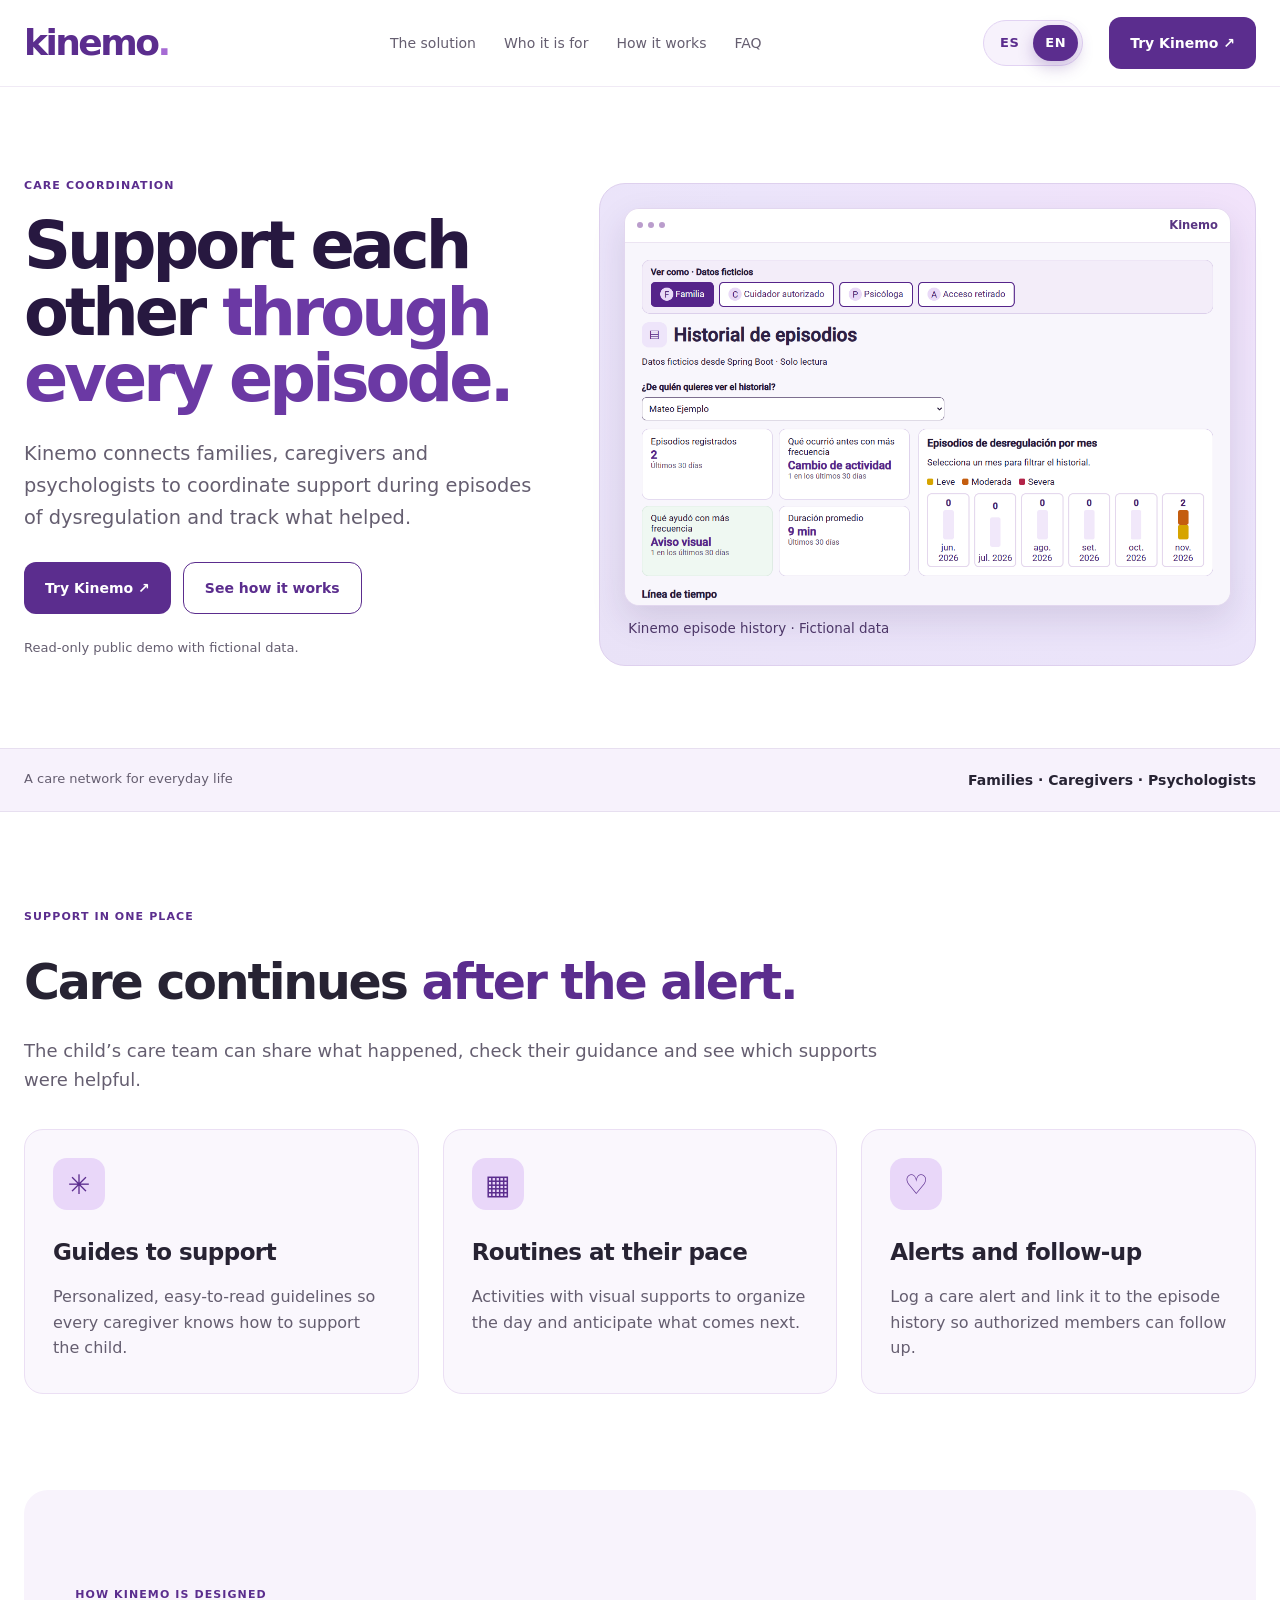
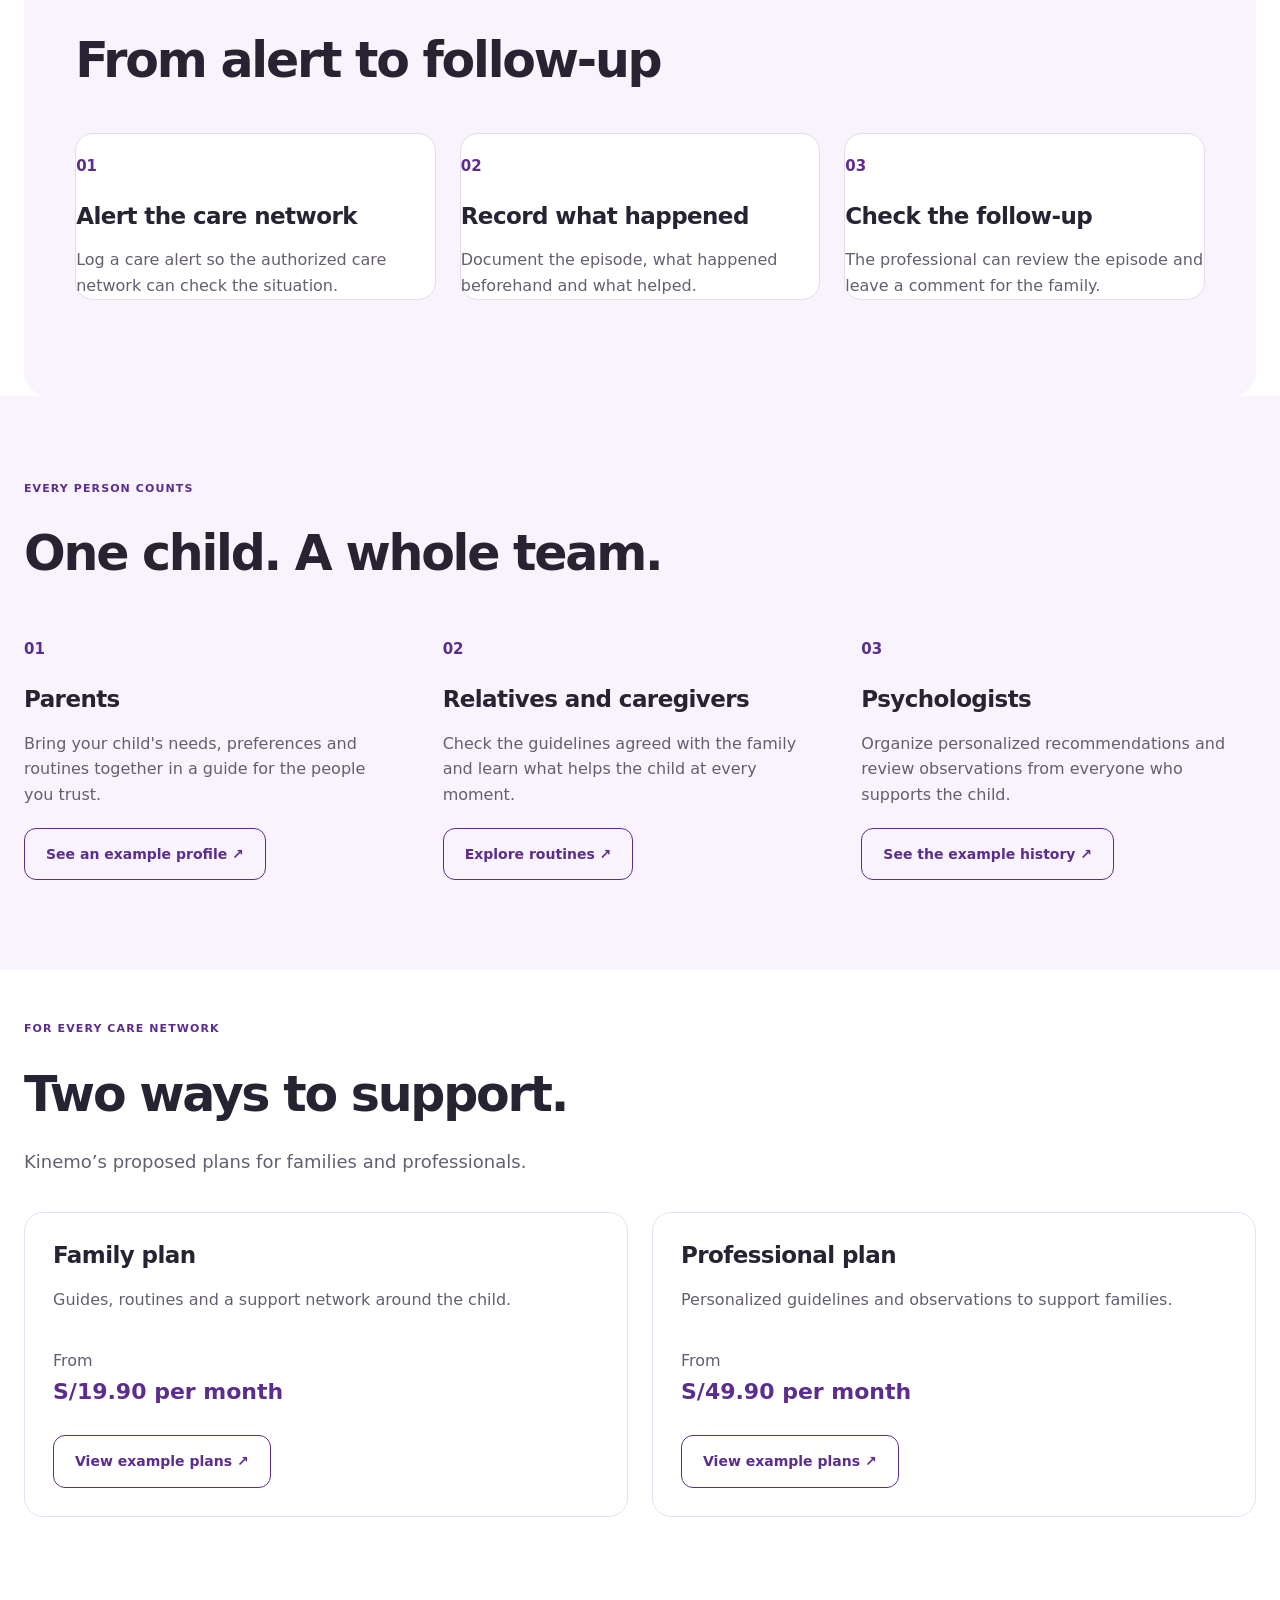
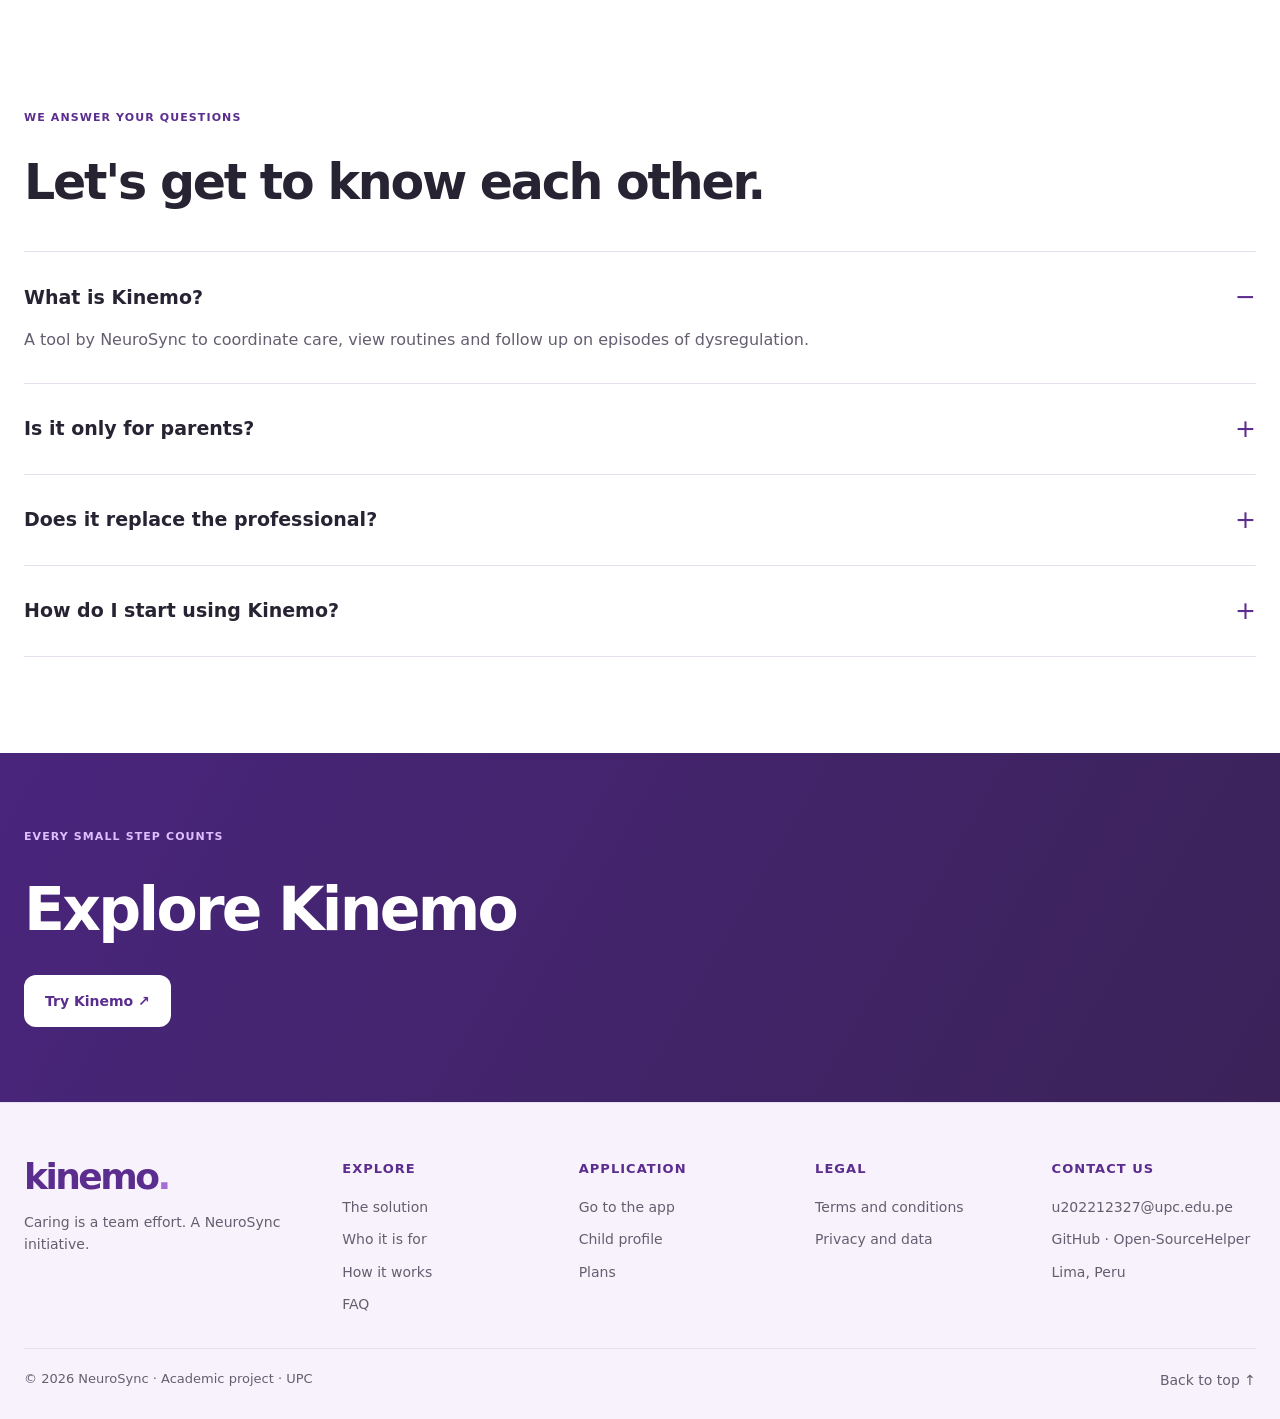
<file: index.html>
<!doctype html>
<html lang="es">
<head>
  <meta charset="UTF-8" />
  <meta name="viewport" content="width=device-width, initial-scale=1" />
  <meta name="theme-color" content="#5b2d8e" />
  <meta name="description" content="Kinemo ayuda a familias, cuidadores y psicólogos a coordinar el cuidado, registrar episodios de desregulación y consultar qué ayudó." />
  <meta name="keywords" content="Kinemo, NeuroSync, autismo, TEA, TDAH, síndrome de Down, rutinas visuales, guías de cuidado, psicólogos, cuidadores, red de cuidado" />
  <meta name="author" content="NeuroSync" />
  <title>Kinemo · Coordina el cuidado y el seguimiento</title>
  <link rel="stylesheet" href="styles.css" />
  <script src="translations.js" defer></script>
  <script src="i18n.js" defer></script>
  <script src="script.js" defer></script>
</head>
<body data-page="home">
  <a class="skip" href="#main-content" data-i18n="skip">Ir al contenido</a>
  <header class="header" id="home"><div class="wrap header-inner">
    <a href="#home" class="logo" aria-label="Kinemo, ir al inicio" data-i18n-aria="aria.home">kinemo<span>.</span></a>
    <button class="menu-toggle" type="button" aria-label="Abrir menú" data-i18n-aria="menu.open" aria-controls="main-nav" aria-expanded="false"><span></span><span></span><span></span></button>
    <nav class="nav" id="main-nav" aria-label="Navegación principal" data-i18n-aria="aria.mainNav"><a href="#solution" data-i18n="nav.solution">La solución</a><a href="#audience" data-i18n="nav.audience">Para quién</a><a href="#how-it-works" data-i18n="nav.howItWorks">Cómo funciona</a><a href="#faq" data-i18n="nav.faq">Preguntas</a><a class="nav-app" href="https://frontend-application-1.onrender.com/login?returnUrl=%2Fobservations" data-i18n="nav.app">Probar Kinemo ↗</a></nav>
    <div class="lang-switch" role="group" aria-label="Idioma" data-i18n-aria="lang.label"><button type="button" data-lang="es" aria-pressed="true" lang="es">ES</button><button type="button" data-lang="en" aria-pressed="false" lang="en">EN</button></div>
    <a class="btn btn-primary header-cta" href="https://frontend-application-1.onrender.com/login?returnUrl=%2Fobservations" data-i18n="cta.app">Probar Kinemo ↗</a>
  </div></header>
  <main id="main-content">
    <section class="hero wrap" aria-labelledby="hero-title"><div class="hero-copy">
      <p class="eyebrow" data-i18n="hero.eyebrow">COORDINACIÓN DEL CUIDADO</p>
      <h1 id="hero-title" data-i18n="hero.title">Acompañen juntos <em>cada episodio.</em></h1>
      <p class="lead" data-i18n="hero.lead">Kinemo reúne a familias, cuidadores y psicólogos para coordinar el apoyo durante episodios de desregulación y dar seguimiento a lo que ayudó.</p>
      <div class="hero-actions"><a class="btn btn-primary" href="https://frontend-application-1.onrender.com/login?returnUrl=%2Fobservations" data-i18n="hero.start">Probar Kinemo ↗</a><a class="btn btn-secondary" href="#how-it-works" data-i18n="hero.discover">Ver cómo funciona</a></div>
      <p class="small-note" data-i18n="hero.note">Demo pública con datos ficticios y de solo lectura.</p>
    </div><figure class="hero-visual product-preview" data-i18n-aria="aria.visual" aria-label="Captura del historial de episodios de Kinemo">
      <div class="preview-frame">
        <div class="preview-chrome" aria-hidden="true"><span></span><span></span><span></span><b>Kinemo</b></div>
        <img src="historial-kinemo.png" alt="" width="1152" height="690" fetchpriority="high" />
      </div>
      <figcaption data-i18n="preview.caption">Historial de episodios de Kinemo · Datos ficticios</figcaption>
    </figure></section>
    <div class="stripe"><div class="wrap stripe-inner"><span data-i18n="stripe.text">Una red de cuidado para el día a día</span><strong data-i18n="stripe.conditions">Familias · Cuidadores · Psicólogos</strong></div></div>
    <section class="section wrap" id="solution" aria-labelledby="solution-title"><p class="eyebrow" data-i18n="solution.eyebrow">EL APOYO, EN UN SOLO LUGAR</p><h2 id="solution-title" data-i18n="solution.title">El cuidado continúa <span>después de la alerta.</span></h2><p class="section-intro" data-i18n="solution.intro">Quienes acompañan al niño pueden compartir qué pasó, consultar las pautas y reconocer qué apoyos le resultaron útiles.</p><div class="cards three">
      <article class="feature card"><div class="icon-card">✳</div><h3 data-i18n="solution.guides.title">Guías para acompañar</h3><p data-i18n="solution.guides.text">Pautas personalizadas y fáciles de consultar para que cada cuidador conozca cómo apoyar al niño.</p></article>
      <article class="feature card"><div class="icon-card">▦</div><h3 data-i18n="solution.routines.title">Rutinas a su ritmo</h3><p data-i18n="solution.routines.text">Actividades con apoyos visuales para organizar el día y anticipar lo que viene.</p></article>
      <article class="feature card"><div class="icon-card">♡</div><h3 data-i18n="solution.network.title">Alertas y seguimiento</h3><p data-i18n="solution.network.text">Registra una alerta de cuidado y vincula lo ocurrido al historial para que la red autorizada pueda darle seguimiento.</p></article>
    </div></section>
    <section class="section wrap" id="how-it-works"><p class="eyebrow" data-i18n="how.eyebrow">ASÍ ESTÁ PENSADO KINEMO</p><h2 data-i18n="how.title">De la alerta al seguimiento</h2><div class="cards three steps"><article><span class="number">01</span><h3 data-i18n="how.step1.title">Avisa a la red de cuidado</h3><p data-i18n="how.step1.text">Registra una alerta de cuidado para que la red autorizada pueda consultar la situación.</p></article><article><span class="number">02</span><h3 data-i18n="how.step2.title">Registra lo ocurrido</h3><p data-i18n="how.step2.text">Documenta el episodio, qué pasó antes y qué apoyos ayudaron.</p></article><article><span class="number">03</span><h3 data-i18n="how.step3.title">Consulta el seguimiento</h3><p data-i18n="how.step3.text">El profesional puede revisar el episodio y dejar un comentario para la familia.</p></article></div></section>
    <section class="people-section" id="audience"><div class="wrap"><p class="eyebrow" data-i18n="audience.eyebrow">CADA PERSONA CUENTA</p><h2 data-i18n="audience.title">Un niño. Todo un equipo.</h2><div class="cards three profiles">
      <article><span class="number">01</span><h3 data-i18n="audience.parents.title">Padres y madres</h3><p data-i18n="audience.parents.text">Reúne las necesidades, preferencias y rutinas de tu hijo en una guía para las personas de tu confianza.</p><a class="btn btn-secondary segment-cta" href="https://frontend-application-1.onrender.com/login?returnUrl=%2Fchild-profile" data-i18n="audience.parents.cta">Ver un perfil de ejemplo ↗</a></article>
      <article><span class="number">02</span><h3 data-i18n="audience.caregivers.title">Familiares y cuidadores</h3><p data-i18n="audience.caregivers.text">Consulta las pautas acordadas con la familia y conoce lo que ayuda al niño en cada momento.</p><a class="btn btn-secondary segment-cta" href="https://frontend-application-1.onrender.com/login?returnUrl=%2Fclinical-guidance-routine-management%2Froutines" data-i18n="audience.caregivers.cta">Explorar rutinas ↗</a></article>
      <article><span class="number">03</span><h3 data-i18n="audience.psychologists.title">Psicólogos</h3><p data-i18n="audience.psychologists.text">Organiza recomendaciones personalizadas y conoce las observaciones de quienes acompañan al niño.</p><a class="btn btn-secondary segment-cta" href="https://frontend-application-1.onrender.com/login?returnUrl=%2Fobservations" data-i18n="audience.psychologists.cta">Ver el historial de ejemplo ↗</a></article>
    </div></div></section>
    <section class="section wrap plans" id="plans"><p class="eyebrow" data-i18n="plans.eyebrow">PARA CADA RED DE CUIDADO</p><h2 data-i18n="plans.title">Dos formas de acompañar.</h2><p class="section-intro" data-i18n="plans.intro">Propuesta comercial de Kinemo para familias y profesionales.</p><div class="cards two">
      <article class="plan card"><h3 data-i18n="plans.family.title">Plan familiar</h3><p data-i18n="plans.family.text">Guías, rutinas y una red de apoyo alrededor del niño.</p><p class="price" data-i18n="plans.family.price">Desde <strong>S/19.90 al mes</strong></p><a class="btn btn-secondary" href="https://frontend-application-1.onrender.com/login?returnUrl=%2Fsubscription-payment%2Fplans" data-i18n="plans.family.cta">Ver planes de ejemplo ↗</a></article>
      <article class="plan card"><h3 data-i18n="plans.professional.title">Plan profesional</h3><p data-i18n="plans.professional.text">Pautas personalizadas y observaciones para acompañar a las familias.</p><p class="price" data-i18n="plans.professional.price">Desde <strong>S/49.90 al mes</strong></p><a class="btn btn-secondary" href="https://frontend-application-1.onrender.com/login?returnUrl=%2Fsubscription-payment%2Fplans" data-i18n="plans.professional.cta">Ver planes de ejemplo ↗</a></article>
    </div></section>
    <section class="section wrap faq" id="faq"><p class="eyebrow" data-i18n="faq.eyebrow">RESOLVEMOS TUS DUDAS</p><h2 data-i18n="faq.title">Conozcámonos un poco más.</h2><div class="faq-list">
      <details open><summary data-i18n="faq.q1">¿Qué es Kinemo?</summary><p data-i18n="faq.a1">Una herramienta de NeuroSync para coordinar el cuidado, consultar rutinas y dar seguimiento a episodios de desregulación.</p></details>
      <details><summary data-i18n="faq.q2">¿Solo pueden usarlo los padres?</summary><p data-i18n="faq.a2">También está pensado para abuelos, tíos, cuidadores y psicólogos autorizados por la familia.</p></details>
      <details><summary data-i18n="faq.q3">¿Reemplaza al profesional?</summary><p data-i18n="faq.a3">No. Ayuda a organizar y compartir las pautas personalizadas del profesional que acompaña al niño.</p></details>
      <details><summary data-i18n="faq.q4">¿Cómo empiezo a usar Kinemo?</summary><p data-i18n="faq.a4">Abre la <a href="https://frontend-application-1.onrender.com/login?returnUrl=%2Fobservations">aplicación web</a> y pulsa «Entrar a la demo» para explorar un historial de ejemplo.</p></details>
    </div></section>
    <section class="closing"><div class="wrap"><p class="eyebrow" data-i18n="closing.eyebrow">CADA PEQUEÑO PASO CUENTA</p><h2 data-i18n="closing.title">Conoce Kinemo por dentro</h2><a class="btn btn-white" href="https://frontend-application-1.onrender.com/login?returnUrl=%2Fobservations" data-i18n="closing.cta">Probar Kinemo ↗</a></div></section>
  </main>
  <footer class="site-footer">
    <div class="wrap footer">
      <div class="footer-brand"><a class="logo" href="#home">kinemo<span>.</span></a><p data-i18n="footer.tagline">Cuidar es un trabajo en equipo. Una iniciativa de NeuroSync.</p></div>
      <nav class="footer-column" aria-label="Secciones" data-i18n-aria="aria.sections"><h3 data-i18n="footer.explore">Explora</h3><a href="#solution" data-i18n="nav.solution">La solución</a><a href="#audience" data-i18n="nav.audience">Para quién</a><a href="#how-it-works" data-i18n="nav.howItWorks">Cómo funciona</a><a href="#faq" data-i18n="nav.faq">Preguntas</a></nav>
      <nav class="footer-column" aria-label="Aplicación" data-i18n-aria="aria.application"><h3 data-i18n="footer.application">Aplicación</h3><a href="https://frontend-application-1.onrender.com/login?returnUrl=%2Fobservations" data-i18n="footer.app">Ir a la aplicación</a><a href="https://frontend-application-1.onrender.com/login?returnUrl=%2Fchild-profile" data-i18n="footer.childProfile">Perfil del niño</a><a href="https://frontend-application-1.onrender.com/login?returnUrl=%2Fsubscription-payment%2Fplans" data-i18n="footer.plans">Planes</a></nav>
      <nav class="footer-column" aria-label="Legal" data-i18n-aria="aria.legal"><h3 data-i18n="footer.legal">Legal</h3><a href="terms.html" data-i18n="footer.terms">Términos y condiciones</a><a href="privacy.html" data-i18n="footer.privacy">Privacidad y datos</a></nav>
      <div class="footer-column" id="contact"><h3 data-i18n="footer.contact">Contáctanos</h3><a href="mailto:u202212327@upc.edu.pe">u202212327@upc.edu.pe</a><a href="https://github.com/Open-SourceHelper" target="_blank" rel="noopener">GitHub · Open-SourceHelper</a><p data-i18n="footer.location">Lima, Perú</p></div>
    </div>
    <div class="wrap footer-bottom"><p data-i18n="footer.copyright">© 2026 NeuroSync · Proyecto académico · UPC</p><a href="#home" class="back-top" data-i18n="footer.backTop">Volver arriba ↑</a></div>
  </footer>
</body></html>
</file>
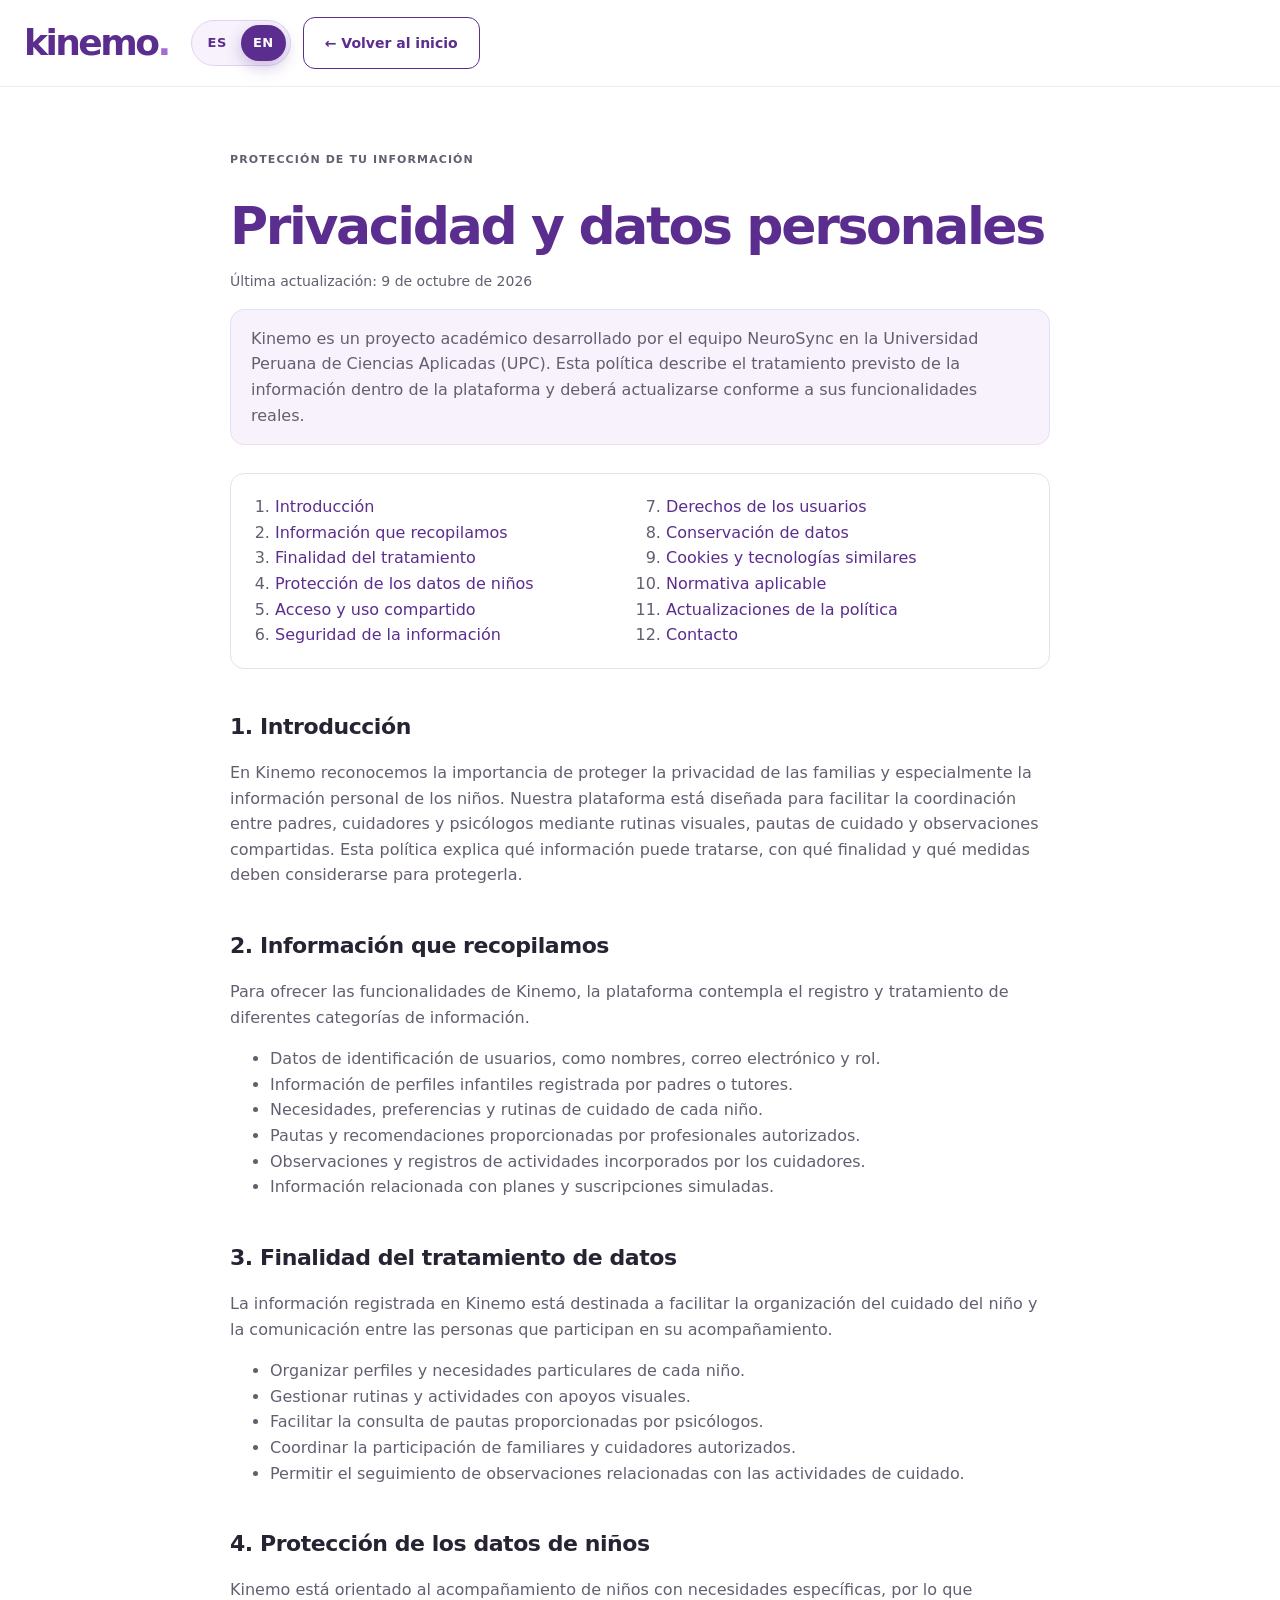
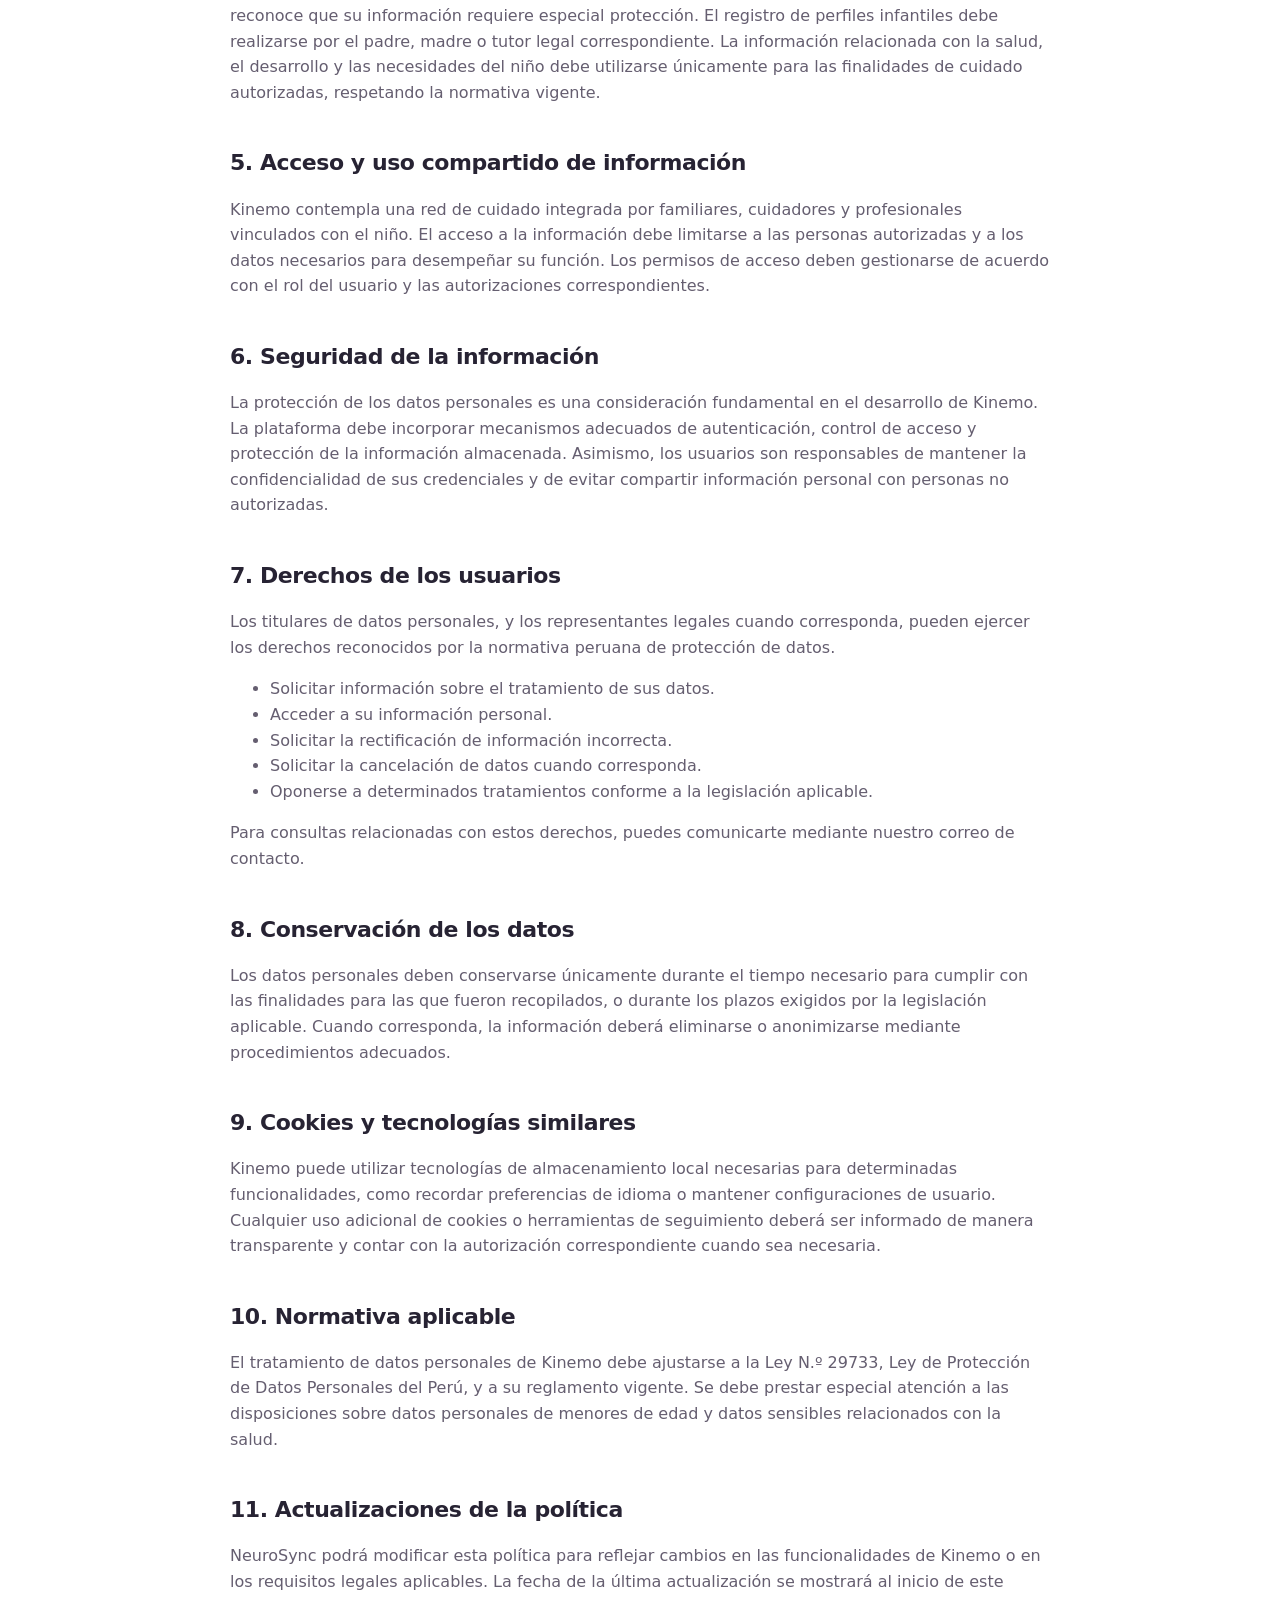
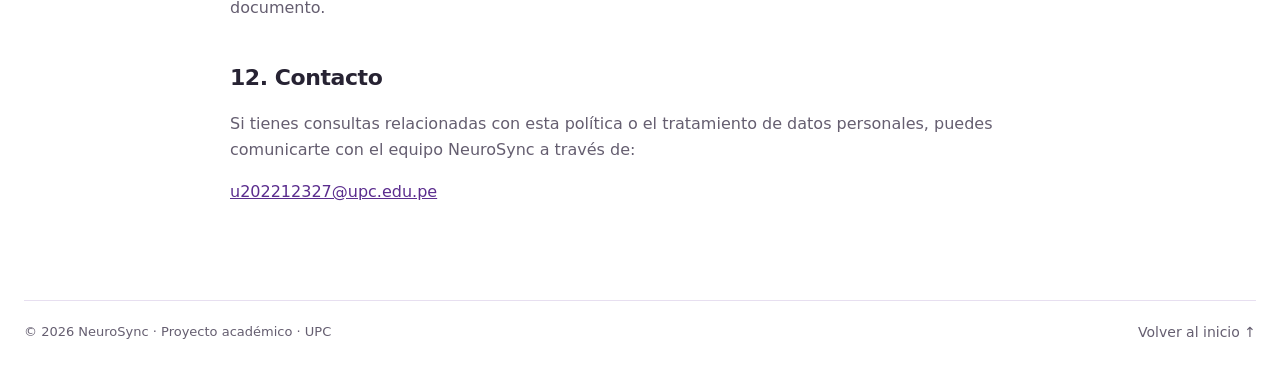
<file: privacy.html>
<!doctype html>
<html lang="es">
<head>
    <meta charset="UTF-8" />
    <meta name="viewport" content="width=device-width, initial-scale=1" />
    <meta name="theme-color" content="#5b2d8e" />
    <meta name="description" content="Conoce cómo Kinemo, una iniciativa de NeuroSync, promueve la privacidad y protección de los datos personales de niños, familias, cuidadores y profesionales." />
    <meta name="keywords" content="Kinemo, NeuroSync, privacidad, protección de datos, datos personales, seguridad, niños" />
    <meta name="author" content="NeuroSync" />
    <title>Privacidad y datos · Kinemo</title>

    <link rel="stylesheet" href="styles.css" />
    <script src="translations.js" defer></script>
    <script src="i18n.js" defer></script>
</head>

<body data-page="privacy">

<a class="skip" href="#main-content" data-i18n="skip">
    Ir al contenido
</a>

<header class="header">
    <div class="wrap header-inner">

        <a href="index.html"
           class="logo"
           aria-label="Kinemo, volver al inicio"
           data-i18n-aria="aria.backHome">
            kinemo<span>.</span>
        </a>

        <div class="header-actions">

            <div class="lang-switch"
                 role="group"
                 aria-label="Idioma"
                 data-i18n-aria="lang.label">

                <button type="button"
                        data-lang="es"
                        aria-pressed="true"
                        lang="es">ES</button>

                <button type="button"
                        data-lang="en"
                        aria-pressed="false"
                        lang="en">EN</button>

            </div>

            <a class="btn btn-secondary"
               href="index.html"
               data-i18n="privacy.back">
                ← Volver al inicio
            </a>

        </div>
    </div>
</header>

<main id="main-content" class="wrap legal">

    <p class="eyebrow" data-i18n="privacy.eyebrow">
        PROTECCIÓN DE TU INFORMACIÓN
    </p>

    <h1 data-i18n="privacy.title">
        Privacidad y datos personales
    </h1>

    <p class="legal-updated" data-i18n="privacy.updated">
        Última actualización: 9 de octubre de 2026
    </p>

    <p class="legal-note" data-i18n="privacy.note">
        Kinemo es un proyecto académico desarrollado por el equipo
        NeuroSync en la Universidad Peruana de Ciencias Aplicadas
        (UPC). Esta política describe el tratamiento previsto
        de la información dentro de la plataforma y deberá
        actualizarse conforme a sus funcionalidades reales.
    </p>

    <nav class="legal-toc"
         aria-label="Contenido del documento"
         data-i18n-aria="aria.toc">

        <ol>
            <li><a href="#introduction" data-i18n="privacy.toc.introduction">Introducción</a></li>
            <li><a href="#collected-data" data-i18n="privacy.toc.collectedData">Información que recopilamos</a></li>
            <li><a href="#data-purpose" data-i18n="privacy.toc.purpose">Finalidad del tratamiento</a></li>
            <li><a href="#child-protection" data-i18n="privacy.toc.childProtection">Protección de los datos de niños</a></li>
            <li><a href="#data-access" data-i18n="privacy.toc.access">Acceso y uso compartido</a></li>
            <li><a href="#security" data-i18n="privacy.toc.security">Seguridad de la información</a></li>
            <li><a href="#user-rights" data-i18n="privacy.toc.rights">Derechos de los usuarios</a></li>
            <li><a href="#data-retention" data-i18n="privacy.toc.retention">Conservación de datos</a></li>
            <li><a href="#cookies" data-i18n="privacy.toc.cookies">Cookies y tecnologías similares</a></li>
            <li><a href="#legislation" data-i18n="privacy.toc.legislation">Normativa aplicable</a></li>
            <li><a href="#policy-changes" data-i18n="privacy.toc.changes">Actualizaciones de la política</a></li>
            <li><a href="#contact" data-i18n="privacy.toc.contact">Contacto</a></li>
        </ol>

    </nav>

    <section id="introduction">
        <h2 data-i18n="privacy.introduction.title">
            1. Introducción
        </h2>

        <p data-i18n="privacy.introduction.text">
            En Kinemo reconocemos la importancia de proteger
            la privacidad de las familias y especialmente
            la información personal de los niños.

            Nuestra plataforma está diseñada para facilitar
            la coordinación entre padres, cuidadores y
            psicólogos mediante rutinas visuales, pautas
            de cuidado y observaciones compartidas.

            Esta política explica qué información puede
            tratarse, con qué finalidad y qué medidas
            deben considerarse para protegerla.
        </p>
    </section>

    <section id="collected-data">
        <h2 data-i18n="privacy.collectedData.title">
            2. Información que recopilamos
        </h2>

        <p data-i18n="privacy.collectedData.text">
            Para ofrecer las funcionalidades de Kinemo,
            la plataforma contempla el registro y
            tratamiento de diferentes categorías
            de información.
        </p>

        <ul>
            <li data-i18n="privacy.collectedData.item1">
                Datos de identificación de usuarios,
                como nombres, correo electrónico y rol.
            </li>

            <li data-i18n="privacy.collectedData.item2">
                Información de perfiles infantiles
                registrada por padres o tutores.
            </li>

            <li data-i18n="privacy.collectedData.item3">
                Necesidades, preferencias y rutinas
                de cuidado de cada niño.
            </li>

            <li data-i18n="privacy.collectedData.item4">
                Pautas y recomendaciones proporcionadas
                por profesionales autorizados.
            </li>

            <li data-i18n="privacy.collectedData.item5">
                Observaciones y registros de actividades
                incorporados por los cuidadores.
            </li>

            <li data-i18n="privacy.collectedData.item6">
                Información relacionada con planes
                y suscripciones simuladas.
            </li>
        </ul>
    </section>

    <section id="data-purpose">
        <h2 data-i18n="privacy.purpose.title">
            3. Finalidad del tratamiento de datos
        </h2>

        <p data-i18n="privacy.purpose.text">
            La información registrada en Kinemo está
            destinada a facilitar la organización
            del cuidado del niño y la comunicación
            entre las personas que participan
            en su acompañamiento.
        </p>

        <ul>
            <li data-i18n="privacy.purpose.item1">
                Organizar perfiles y necesidades
                particulares de cada niño.
            </li>

            <li data-i18n="privacy.purpose.item2">
                Gestionar rutinas y actividades
                con apoyos visuales.
            </li>

            <li data-i18n="privacy.purpose.item3">
                Facilitar la consulta de pautas
                proporcionadas por psicólogos.
            </li>

            <li data-i18n="privacy.purpose.item4">
                Coordinar la participación de
                familiares y cuidadores autorizados.
            </li>

            <li data-i18n="privacy.purpose.item5">
                Permitir el seguimiento de observaciones
                relacionadas con las actividades
                de cuidado.
            </li>
        </ul>
    </section>

    <section id="child-protection">
        <h2 data-i18n="privacy.childProtection.title">
            4. Protección de los datos de niños
        </h2>

        <p data-i18n="privacy.childProtection.text">
            Kinemo está orientado al acompañamiento
            de niños con necesidades específicas,
            por lo que reconoce que su información
            requiere especial protección.

            El registro de perfiles infantiles
            debe realizarse por el padre, madre
            o tutor legal correspondiente.

            La información relacionada con la salud,
            el desarrollo y las necesidades del niño
            debe utilizarse únicamente para
            las finalidades de cuidado autorizadas,
            respetando la normativa vigente.
        </p>
    </section>

    <section id="data-access">
        <h2 data-i18n="privacy.access.title">
            5. Acceso y uso compartido de información
        </h2>

        <p data-i18n="privacy.access.text">
            Kinemo contempla una red de cuidado
            integrada por familiares, cuidadores
            y profesionales vinculados con el niño.

            El acceso a la información debe
            limitarse a las personas autorizadas
            y a los datos necesarios para
            desempeñar su función.

            Los permisos de acceso deben
            gestionarse de acuerdo con el rol
            del usuario y las autorizaciones
            correspondientes.
        </p>
    </section>

    <section id="security">
        <h2 data-i18n="privacy.security.title">
            6. Seguridad de la información
        </h2>

        <p data-i18n="privacy.security.text">
            La protección de los datos personales
            es una consideración fundamental
            en el desarrollo de Kinemo.

            La plataforma debe incorporar
            mecanismos adecuados de autenticación,
            control de acceso y protección
            de la información almacenada.

            Asimismo, los usuarios son responsables
            de mantener la confidencialidad
            de sus credenciales y de evitar
            compartir información personal
            con personas no autorizadas.
        </p>
    </section>

    <section id="user-rights">
        <h2 data-i18n="privacy.rights.title">
            7. Derechos de los usuarios
        </h2>

        <p data-i18n="privacy.rights.text">
            Los titulares de datos personales,
            y los representantes legales cuando
            corresponda, pueden ejercer los
            derechos reconocidos por la normativa
            peruana de protección de datos.
        </p>

        <ul>
            <li data-i18n="privacy.rights.item1">
                Solicitar información sobre
                el tratamiento de sus datos.
            </li>

            <li data-i18n="privacy.rights.item2">
                Acceder a su información personal.
            </li>

            <li data-i18n="privacy.rights.item3">
                Solicitar la rectificación
                de información incorrecta.
            </li>

            <li data-i18n="privacy.rights.item4">
                Solicitar la cancelación
                de datos cuando corresponda.
            </li>

            <li data-i18n="privacy.rights.item5">
                Oponerse a determinados tratamientos
                conforme a la legislación aplicable.
            </li>
        </ul>

        <p data-i18n="privacy.rights.contact">
            Para consultas relacionadas con
            estos derechos, puedes comunicarte
            mediante nuestro correo de contacto.
        </p>
    </section>

    <section id="data-retention">
        <h2 data-i18n="privacy.retention.title">
            8. Conservación de los datos
        </h2>

        <p data-i18n="privacy.retention.text">
            Los datos personales deben conservarse
            únicamente durante el tiempo necesario
            para cumplir con las finalidades
            para las que fueron recopilados,
            o durante los plazos exigidos
            por la legislación aplicable.

            Cuando corresponda, la información
            deberá eliminarse o anonimizarse
            mediante procedimientos adecuados.
        </p>
    </section>

    <section id="cookies">
        <h2 data-i18n="privacy.cookies.title">
            9. Cookies y tecnologías similares
        </h2>

        <p data-i18n="privacy.cookies.text">
            Kinemo puede utilizar tecnologías
            de almacenamiento local necesarias
            para determinadas funcionalidades,
            como recordar preferencias de idioma
            o mantener configuraciones de usuario.

            Cualquier uso adicional de cookies
            o herramientas de seguimiento deberá
            ser informado de manera transparente
            y contar con la autorización
            correspondiente cuando sea necesaria.
        </p>
    </section>

    <section id="legislation">
        <h2 data-i18n="privacy.legislation.title">
            10. Normativa aplicable
        </h2>

        <p data-i18n="privacy.legislation.text">
            El tratamiento de datos personales
            de Kinemo debe ajustarse a la
            Ley N.º 29733, Ley de Protección
            de Datos Personales del Perú,
            y a su reglamento vigente.

            Se debe prestar especial atención
            a las disposiciones sobre datos
            personales de menores de edad
            y datos sensibles relacionados
            con la salud.
        </p>
    </section>

    <section id="policy-changes">
        <h2 data-i18n="privacy.changes.title">
            11. Actualizaciones de la política
        </h2>

        <p data-i18n="privacy.changes.text">
            NeuroSync podrá modificar esta
            política para reflejar cambios
            en las funcionalidades de Kinemo
            o en los requisitos legales aplicables.

            La fecha de la última actualización
            se mostrará al inicio
            de este documento.
        </p>
    </section>

    <section id="contact">
        <h2 data-i18n="privacy.contact.title">
            12. Contacto
        </h2>

        <p data-i18n="privacy.contact.text">
            Si tienes consultas relacionadas
            con esta política o el tratamiento
            de datos personales, puedes
            comunicarte con el equipo
            NeuroSync a través de:
        </p>

        <p>
            <a href="mailto:u202212327@upc.edu.pe">
                u202212327@upc.edu.pe
            </a>
        </p>
    </section>

</main>

<footer class="footer-bottom wrap">

    <p data-i18n="privacy.copyright">
        © 2026 NeuroSync · Proyecto académico · UPC
    </p>

    <a href="index.html"
       class="back-top"
       data-i18n="privacy.backHome">
        Volver al inicio ↑
    </a>

</footer>

</body>
</html>
</file>
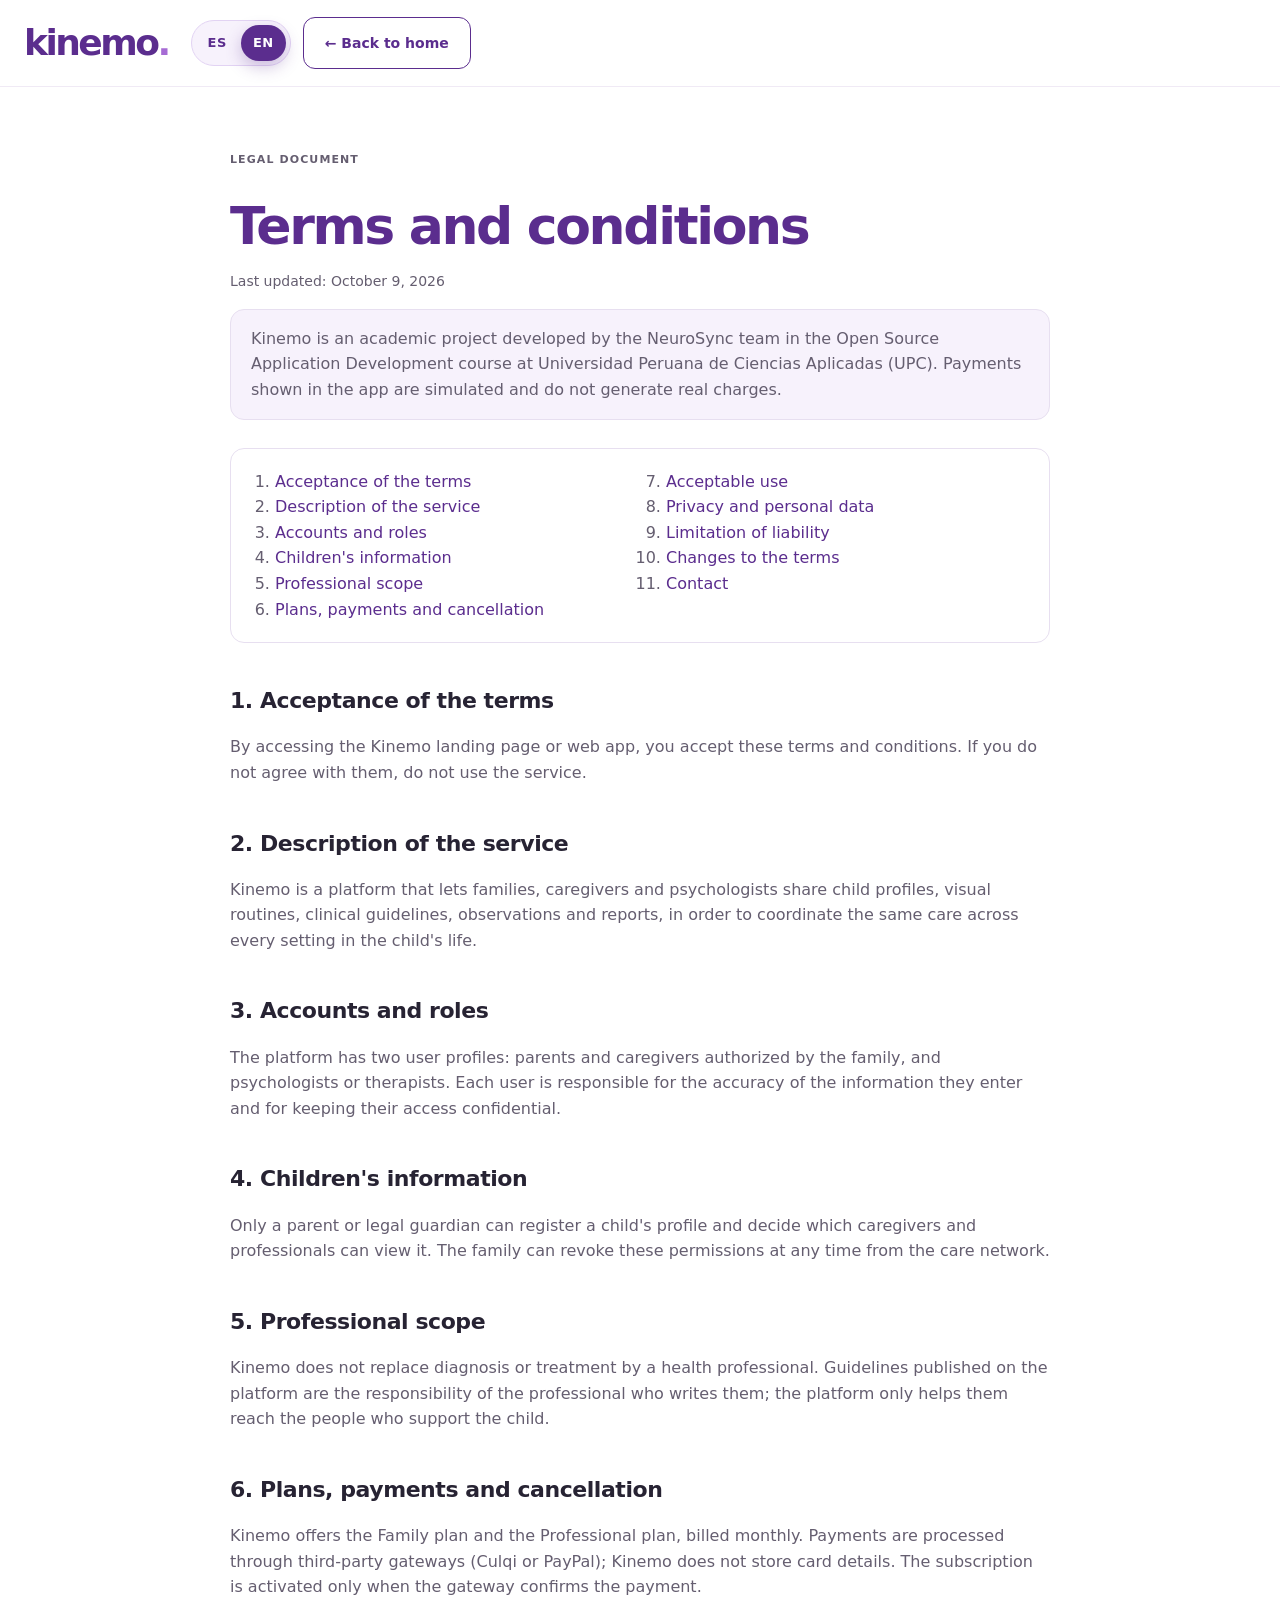
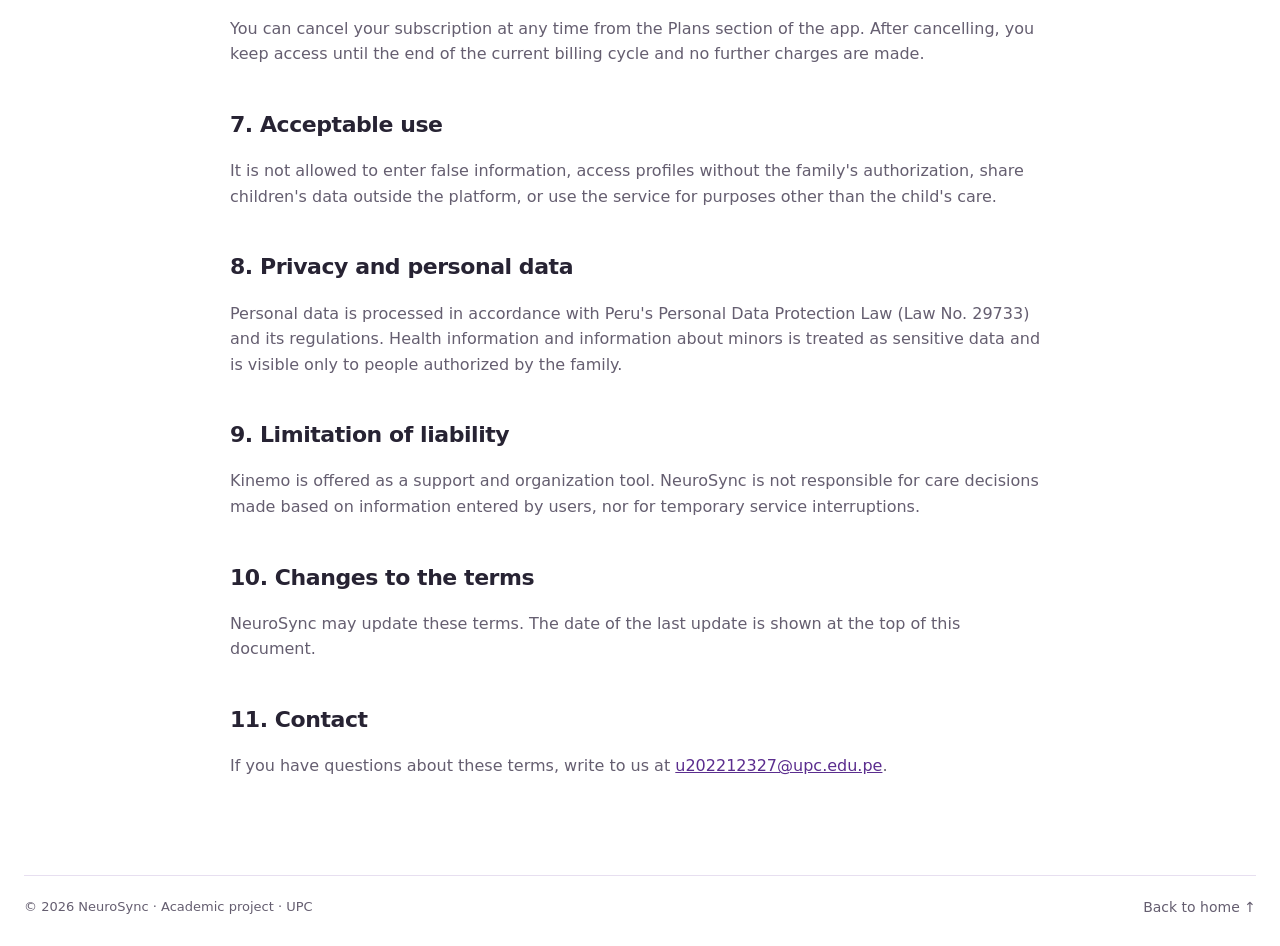
<file: terms.html>
<!doctype html>
<html lang="es">
<head>
  <meta charset="UTF-8" />
  <meta name="viewport" content="width=device-width, initial-scale=1" />
  <meta name="theme-color" content="#5b2d8e" />
  <meta name="description" content="Términos y condiciones de uso de Kinemo, la plataforma de NeuroSync para el cuidado coordinado de niños con necesidades específicas." />
  <meta name="keywords" content="Kinemo, NeuroSync, términos y condiciones, suscripciones, privacidad" />
  <meta name="author" content="NeuroSync" />
  <title>Términos y condiciones · Kinemo</title>
  <link rel="stylesheet" href="styles.css" />
  <script src="translations.js" defer></script>
  <script src="i18n.js" defer></script>
</head>
<body data-page="terms">
  <a class="skip" href="#main-content" data-i18n="skip">Ir al contenido</a>
  <header class="header"><div class="wrap header-inner">
    <a href="index.html" class="logo" aria-label="Kinemo, volver al inicio" data-i18n-aria="aria.backHome">kinemo<span>.</span></a>
    <div class="header-actions"><div class="lang-switch" role="group" aria-label="Idioma" data-i18n-aria="lang.label"><button type="button" data-lang="es" aria-pressed="true" lang="es">ES</button><button type="button" data-lang="en" aria-pressed="false" lang="en">EN</button></div><a class="btn btn-secondary" href="index.html" data-i18n="terms.back">← Volver al inicio</a></div>
  </div></header>

  <main id="main-content" class="wrap legal">
    <p class="eyebrow" data-i18n="terms.eyebrow">DOCUMENTO LEGAL</p>
    <h1 data-i18n="terms.title">Términos y condiciones</h1>
    <p class="legal-updated" data-i18n="terms.updated">Última actualización: 9 de octubre de 2026</p>
    <p class="legal-note" data-i18n="terms.note">Kinemo es un proyecto académico desarrollado por el equipo NeuroSync en el curso de Desarrollo de Aplicaciones Open Source de la Universidad Peruana de Ciencias Aplicadas (UPC). Los pagos que se muestran en la aplicación son simulados y no generan cobros reales.</p>

    <nav class="legal-toc" aria-label="Contenido del documento" data-i18n-aria="aria.toc">
      <ol>
        <li><a href="#acceptance" data-i18n="terms.toc.acceptance">Aceptación de los términos</a></li>
        <li><a href="#service" data-i18n="terms.toc.service">Descripción del servicio</a></li>
        <li><a href="#accounts" data-i18n="terms.toc.accounts">Cuentas y roles</a></li>
        <li><a href="#child-data" data-i18n="terms.toc.childData">Información de los niños</a></li>
        <li><a href="#professional-use" data-i18n="terms.toc.professional">Alcance profesional</a></li>
        <li><a href="#subscriptions" data-i18n="terms.toc.subscriptions">Planes, pagos y cancelación</a></li>
        <li><a href="#acceptable-use" data-i18n="terms.toc.acceptableUse">Uso adecuado</a></li>
        <li><a href="#privacy" data-i18n="terms.toc.privacy">Privacidad y datos personales</a></li>
        <li><a href="#liability" data-i18n="terms.toc.liability">Limitación de responsabilidad</a></li>
        <li><a href="#changes" data-i18n="terms.toc.changes">Cambios en los términos</a></li>
        <li><a href="#contact" data-i18n="terms.toc.contact">Contacto</a></li>
      </ol>
    </nav>

    <section id="acceptance"><h2 data-i18n="terms.acceptance.title">1. Aceptación de los términos</h2>
      <p data-i18n="terms.acceptance.text">Al acceder a la landing page o a la aplicación web de Kinemo, aceptas estos términos y condiciones. Si no estás de acuerdo con ellos, no utilices el servicio.</p></section>

    <section id="service"><h2 data-i18n="terms.service.title">2. Descripción del servicio</h2>
      <p data-i18n="terms.service.text">Kinemo es una plataforma que permite a familias, cuidadores y psicólogos compartir perfiles de niños, rutinas visuales, pautas clínicas, observaciones y reportes, con el fin de coordinar un mismo cuidado en todos los entornos del niño.</p></section>

    <section id="accounts"><h2 data-i18n="terms.accounts.title">3. Cuentas y roles</h2>
      <p data-i18n="terms.accounts.text">La plataforma distingue dos perfiles de uso: padres, madres y cuidadores autorizados por la familia, y psicólogos o terapeutas. Cada usuario es responsable de la veracidad de la información que registra y de mantener la confidencialidad de su acceso.</p></section>

    <section id="child-data"><h2 data-i18n="terms.childData.title">4. Información de los niños</h2>
      <p data-i18n="terms.childData.text">Solo el padre, la madre o el tutor legal puede registrar el perfil de un niño y decidir qué cuidadores y profesionales pueden consultarlo. La familia puede revocar estos permisos en cualquier momento desde la red de cuidado.</p></section>

    <section id="professional-use"><h2 data-i18n="terms.professional.title">5. Alcance profesional</h2>
      <p data-i18n="terms.professional.text">Kinemo no reemplaza el diagnóstico ni el tratamiento de un profesional de la salud. Las pautas publicadas en la plataforma son responsabilidad del profesional que las redacta, y la plataforma solo facilita que lleguen a las personas que acompañan al niño.</p></section>

    <section id="subscriptions"><h2 data-i18n="terms.subscriptions.title">6. Planes, pagos y cancelación</h2>
      <p data-i18n="terms.subscriptions.text1">Kinemo ofrece el plan Familiar y el plan Profesional, con cobro mensual. Los pagos se procesan mediante pasarelas de terceros (Culqi o PayPal); Kinemo no almacena los datos de tarjetas. La suscripción se activa solo cuando la pasarela confirma el pago.</p>
      <p data-i18n="terms.subscriptions.text2">Puedes cancelar tu suscripción en cualquier momento desde la sección Planes de la aplicación. Al cancelar, conservas el acceso hasta el final del ciclo de facturación vigente y no se realizan cobros posteriores.</p></section>

    <section id="acceptable-use"><h2 data-i18n="terms.acceptableUse.title">7. Uso adecuado</h2>
      <p data-i18n="terms.acceptableUse.text">No está permitido registrar información falsa, acceder a perfiles sin autorización de la familia, compartir datos de los niños fuera de la plataforma ni utilizar el servicio con fines distintos al cuidado del niño.</p></section>

    <section id="privacy"><h2 data-i18n="terms.privacy.title">8. Privacidad y datos personales</h2>
      <p data-i18n="terms.privacy.text">El tratamiento de los datos personales se rige por la Ley N.º 29733, Ley de Protección de Datos Personales del Perú, y su reglamento. La información de salud y de menores de edad se trata como dato sensible y solo es visible para las personas autorizadas por la familia.</p></section>

    <section id="liability"><h2 data-i18n="terms.liability.title">9. Limitación de responsabilidad</h2>
      <p data-i18n="terms.liability.text">Kinemo se ofrece como herramienta de apoyo y organización. NeuroSync no se responsabiliza por decisiones de cuidado tomadas a partir de información registrada por los usuarios ni por interrupciones temporales del servicio.</p></section>

    <section id="changes"><h2 data-i18n="terms.changes.title">10. Cambios en los términos</h2>
      <p data-i18n="terms.changes.text">NeuroSync puede actualizar estos términos. La fecha de la última actualización se indica al inicio de este documento.</p></section>

    <section id="contact"><h2 data-i18n="terms.contact.title">11. Contacto</h2>
      <p data-i18n="terms.contact.text">Si tienes dudas sobre estos términos, escríbenos a <a href="mailto:u202212327@upc.edu.pe">u202212327@upc.edu.pe</a>.</p></section>
  </main>

  <footer class="footer-bottom wrap"><p data-i18n="terms.copyright">© 2026 NeuroSync · Proyecto académico · UPC</p><a href="index.html" class="back-top" data-i18n="terms.backHome">Volver al inicio ↑</a></footer>
</body>
</html>
</file>
<file: styles.css>
/* Kinemo Landing Page - Global Styles */


:root {
    --purple: #5b2d8e;
    --purple-light: #a66bd4;
    --dark: #272333;
    --muted: #655e70;
    --light: #f7f2fc;
    --line: #e7dff0;
    --white: #ffffff;

    --shadow: 0 18px 50px rgba(68, 37, 103, 0.10);
}


* {
    box-sizing: border-box;
}

html {
    scroll-behavior: smooth;
    scroll-padding-top: 88px;
}

body {
    margin: 0;
    font-family: Inter, ui-sans-serif, system-ui, -apple-system, "Segoe UI", sans-serif;
    color: var(--dark);
    background: var(--white);
    line-height: 1.6;
}

a {
    color: inherit;
}

button,
a {
    -webkit-tap-highlight-color: transparent;
}

a:focus-visible,
button:focus-visible,
summary:focus-visible {
    outline: 3px solid #a36cdb;
    outline-offset: 4px;
}

.skip {
    position: absolute;
    top: -5rem;
    left: 1rem;
    z-index: 100;

    padding: 0.75rem;

    background: var(--white);
}

.skip:focus {
    top: 1rem;
}


.wrap {
    width: min(1248px, calc(100% - 48px));
    margin-inline: auto;
}


/*Header*/

.header {
    position: sticky;
    top: 0;
    z-index: 20;

    background: rgba(255, 255, 255, 0.96);
    border-bottom: 1px solid #f0eaf5;

    backdrop-filter: blur(14px);
}

.header-inner {
    min-height: 86px;

    display: flex;
    align-items: center;
    justify-content: space-between;

    gap: 22px;
}


.logo {
    text-decoration: none;

    font-size: 36px;
    font-weight: 850;
    letter-spacing: -0.07em;
    line-height: 1;

    color: var(--purple);
}

.logo span {
    color: var(--purple-light);
}


.nav {
    display: flex;
    align-items: center;
    gap: 28px;
}

.nav a {
    text-decoration: none;
    font-size: 14px;
    color: var(--muted);

    transition: color 0.2s ease;
}

.nav a:hover,
.back-top:hover {
    color: var(--purple);
}

.menu-toggle {
    display: none;
}


/*Buttons*/

.btn {
    min-height: 52px;

    display: inline-flex;
    align-items: center;
    justify-content: center;

    gap: 12px;

    padding: 14px 21px;

    border-radius: 12px;

    text-decoration: none;

    font-size: 14px;
    font-weight: 750;

    transition:
            transform 0.2s ease,
            box-shadow 0.2s ease;
}

.btn:hover {
    transform: translateY(-2px);
    box-shadow: var(--shadow);
}

.btn-primary {
    background: var(--purple);
    color: var(--white);
}

.btn-secondary {
    border: 1px solid var(--purple);
    color: var(--purple);
}

.btn-white {
    background: var(--white);
    color: var(--purple);
}


.hero {
    padding-block: 86px 62px;

    display: grid;
    grid-template-columns: 1fr 1.04fr;
    align-items: center;

    gap: 72px;
}

.eyebrow {
    margin: 0 0 28px;

    font-size: 11px;
    font-weight: 800;
    letter-spacing: 0.10em;

    color: var(--purple);

    text-transform: uppercase;
}

.hero h1 {
    margin: 0 0 26px;

    font-size: clamp(54px, 5.3vw, 76px);
    line-height: 1.09;
    letter-spacing: -0.06em;

    color: var(--purple);
}

.hero h1 em {
    font-style: normal;
    color: #9155c8;
}

.lead {
    max-width: 560px;

    margin-bottom: 28px;

    font-size: 20px;
    color: var(--muted);
}

.small-note {
    margin-top: 24px;

    font-size: 13px;
    color: var(--muted);
}

.hero-visual {
    min-height: 570px;

    display: flex;
    flex-direction: column;

    padding: 25px;

    background: #f4edfb;
    border: 1px solid #e8d9f6;
    border-radius: 28px;
}

.hero-visual .eyebrow {
    margin-bottom: 22px;
}

.mockup {
    flex: 1;

    padding: 26px 24px;

    background: var(--white);
    border-radius: 20px;

    box-shadow: var(--shadow);
}

.mockup-tag {
    font-size: 12px;
    font-weight: 750;

    color: var(--purple);
}

.mockup h2 {
    margin: 18px 0 26px;

    font-size: 31px;
    line-height: 1.2;
    letter-spacing: -0.04em;
}


.routine {
    display: flex;
    align-items: center;

    gap: 14px;

    margin-top: 11px;
    padding: 14px;

    background: #fbf9fe;
    border: 1px solid #ede5f3;
    border-radius: 13px;
}

.routine-icon {
    width: 42px;
    height: 42px;

    display: grid;
    place-items: center;

    border-radius: 11px;

    background: #eee1fa;
    color: var(--purple);

    font-size: 24px;
}

.routine div {
    flex: 1;
}

.routine strong,
.routine small {
    display: block;
}

.routine strong {
    font-size: 15px;
}

.routine small {
    font-size: 12px;
    color: var(--muted);
}

.done {
    font-weight: 700;
    color: #6c4793;
}

.visual-footer {
    display: flex;
    justify-content: space-between;

    padding: 16px 10px 0;

    font-size: 18px;
    font-weight: 750;

    color: var(--purple);
}

.stripe {
    background: var(--light);
    border-block: 1px solid var(--line);
}

.stripe-inner {
    display: flex;
    justify-content: space-between;

    gap: 20px;

    padding-block: 20px;

    font-size: 13px;
    color: var(--muted);
}

.stripe strong {
    font-size: 14px;
    color: var(--dark);
}

.section {
    padding-block: 96px;
}

.section h2,
.people-section h2,
.closing h2 {
    margin: 0 0 24px;

    font-size: clamp(34px, 4vw, 49px);
    line-height: 1.2;
    letter-spacing: -0.045em;
}

.section h2 span {
    color: var(--purple);
}

.section-intro {
    max-width: 880px;

    margin-bottom: 35px;

    font-size: 18px;
    color: var(--muted);
}


.cards {
    display: grid;
    gap: 24px;
}

.three {
    grid-template-columns: repeat(3, minmax(0, 1fr));
}

.two {
    grid-template-columns: repeat(2, minmax(0, 1fr));
}

.card {
    padding: 28px;

    background: #faf7fd;
    border: 1px solid #ebdff4;
    border-radius: 19px;

    transition:
            transform 0.2s ease,
            box-shadow 0.2s ease;
}

.card:hover {
    transform: translateY(-3px);
    box-shadow: var(--shadow);
}

.icon-card {
    width: 52px;
    height: 52px;

    display: grid;
    place-items: center;

    margin-bottom: 28px;

    background: #e9d7f9;
    border-radius: 14px;

    color: var(--purple);
    font-size: 27px;
}

.cards h3 {
    margin: 0 0 17px;

    font-size: 23px;
    line-height: 1.25;
    letter-spacing: -0.025em;
}

.cards p {
    margin: 0;

    font-size: 16px;
    color: var(--muted);
}

.feature {
    min-height: 265px;
}

.people-section {
    padding-block: 84px;

    background: #f8f3fd;
}

.profiles {
    margin-top: 48px;
}

.profiles article {
    padding: 5px 24px 6px 0;
}

.number {
    display: block;

    margin-bottom: 24px;

    font-size: 15px;
    font-weight: 800;

    color: var(--purple);
}

.steps {
    margin-top: 42px;
}

.steps article {
    padding-top: 20px;

    border-top: 2px solid var(--line);
}

.plans {
    padding-top: 50px;
}

.plan {
    min-height: 260px;

    display: flex;
    flex-direction: column;
    align-items: flex-start;

    background: var(--white);
}

.plan p {
    margin-bottom: 18px;
}

.price {
    margin-top: auto !important;
    padding-top: 18px;

    color: var(--muted);
}

.price strong {
    display: block;

    font-size: 22px;
    color: var(--purple);
}

.plan .btn {
    margin-top: 8px;
}

.faq-list {
    margin-top: 38px;

    border-top: 1px solid var(--line);
}

.faq details {
    padding: 15px 0;

    border-bottom: 1px solid var(--line);
}

.faq summary {
    cursor: pointer;

    display: flex;
    justify-content: space-between;
    align-items: center;

    gap: 20px;

    padding: 10px 0;

    list-style: none;

    font-size: 19px;
    font-weight: 700;
}

.faq summary::-webkit-details-marker {
    display: none;
}

.faq summary::after {
    content: "+";

    color: var(--purple);

    font-size: 25px;
    font-weight: 400;
}

.faq details[open] summary::after {
    content: "−";
}

.faq details p {
    margin: 0 35px 15px 0;

    color: var(--muted);
}

.closing {
    padding-block: 75px;

    background: var(--purple);
    color: var(--white);
}

.closing .eyebrow {
    color: #dfbfff;
}

.closing h2 {
    margin-bottom: 30px;

    font-size: clamp(42px, 5vw, 60px);
}

/* Footer*/

.site-footer {
    border-top: 1px solid var(--line);
    background: var(--light);
}

.footer {
    display: grid;
    grid-template-columns: 1.4fr repeat(4, 1fr);
    gap: 32px;

    padding-block: 56px 32px;
}

.footer-brand p {
    max-width: 260px;
    font-size: 14px;
    color: var(--muted);
}

.footer-column {
    display: flex;
    flex-direction: column;
    gap: 10px;
}

.footer-column h3 {
    margin: 0 0 6px;

    font-size: 13px;
    letter-spacing: 0.08em;
    text-transform: uppercase;
    color: var(--purple);
}

.footer-column a,
.footer-column p {
    margin: 0;

    font-size: 14px;
    text-decoration: none;
    color: var(--muted);
    overflow-wrap: anywhere;
}

.footer-column a:hover {
    color: var(--purple);
}

.footer-bottom {
    display: flex;
    justify-content: space-between;
    align-items: center;
    gap: 16px;

    padding-block: 20px 28px;
    border-top: 1px solid var(--line);
}

.footer-bottom p {
    margin: 0;

    font-size: 13px;
    color: var(--muted);
}

/* Language switcher */

.header-inner {
    justify-content: flex-start;
}

.header-inner > .nav {
    margin-inline: auto;
}

.lang-switch {
    display: inline-flex;
    align-items: center;
    gap: 2px;
    padding: 4px;

    border: 1.5px solid #e2d3f3;
    border-radius: 999px;
    background: var(--light);
}

.lang-switch button {
    min-width: 42px;
    min-height: 36px;
    padding: 0 12px;

    border: 0;
    border-radius: 999px;
    background: transparent;

    font: inherit;
    font-size: 13px;
    font-weight: 800;
    letter-spacing: 0.04em;
    color: var(--purple);
    cursor: pointer;
    transition: background 0.2s, color 0.2s, box-shadow 0.2s;
}

.lang-switch button[aria-pressed="true"] {
    background: var(--purple);
    color: var(--white);
    box-shadow: 0 6px 16px rgba(91, 45, 142, 0.28);
}

.lang-switch button:hover:not([aria-pressed="true"]) {
    background: #eadcf8;
}

.header-inner > .lang-switch + .header-cta {
    margin-left: 4px;
}

/* Call to actions */

.hero-actions {
    display: flex;
    flex-wrap: wrap;
    gap: 12px;
}

.profiles article {
    display: flex;
    flex-direction: column;
    align-items: flex-start;
}

.profiles article p {
    margin-bottom: 20px;
}

.segment-cta {
    margin-top: auto;
}

.nav-app {
    display: none;
}

/* Legal page */

.header-actions {
    display: flex;
    align-items: center;
    gap: 12px;
}

.header-actions .lang-switch {
    order: 0;
    margin-left: 0;
}

.header-actions .btn {
    white-space: nowrap;
}

@media (max-width: 640px) {

    .header-actions {
        gap: 8px;
    }

    .header-actions .btn {
        min-height: 38px;
        padding: 6px 10px;
        font-size: 12px;
    }

    .lang-switch button {
        min-width: 34px;
        min-height: 30px;
        padding: 0 8px;
    }
}

@media (max-width: 340px) {

    .logo {
        font-size: 24px;
    }

    .header-inner:has(.header-actions) {
        flex-wrap: wrap;
        padding-block: 10px;
    }

    .header-actions .btn {
        padding: 6px 8px;
        font-size: 11px;
    }

    .lang-switch button {
        min-width: 30px;
        padding: 0 6px;
    }
}


.legal {
    max-width: 820px;
    padding-block: 64px 80px;
}

.legal h1 {
    margin: 0 0 8px;

    font-size: clamp(34px, 5vw, 52px);
    letter-spacing: -0.045em;
    line-height: 1.15;
    color: var(--purple);
}

.legal h2 {
    margin: 40px 0 12px;

    font-size: 22px;
    letter-spacing: -0.02em;
}

.legal p,
.legal li {
    color: var(--muted);
}

.legal a {
    color: var(--purple);
}

.legal-updated {
    font-size: 14px;
}

.legal-note {
    padding: 16px 20px;

    background: var(--light);
    border: 1px solid var(--line);
    border-radius: 14px;
}

.legal-toc {
    margin-top: 28px;
    padding: 20px 24px;

    border: 1px solid var(--line);
    border-radius: 14px;
}

.legal-toc ol {
    margin: 0;
    padding-left: 20px;

    columns: 2;
    column-gap: 32px;
}

.legal-toc a {
    text-decoration: none;
}

.legal section {
    scroll-margin-top: 100px;
}

.back-top {
    text-decoration: none;

    font-size: 14px;
    color: var(--muted);
}


@media (max-width: 970px) {

    .header-cta {
        display: none;
    }

    .nav-app {
        display: inline;
        font-weight: 700;
        color: var(--purple) !important;
    }

    .footer {
        grid-template-columns: repeat(2, 1fr);
    }

    .footer-brand {
        grid-column: 1 / -1;
    }

    .hero {
        grid-template-columns: 1fr;

        gap: 38px;

        padding-top: 60px;
    }

    .hero-visual {
        min-height: auto;
    }

    .three {
        grid-template-columns: 1fr 1fr;
    }

    .nav {
        gap: 14px;
    }
}

@media (max-width: 640px) {

    .wrap {
        width: min(100% - 32px, 1248px);
    }

    .header-inner {
        min-height: 72px;
    }

    .logo {
        font-size: 30px;
    }

    .menu-toggle {
        width: 44px;
        height: 44px;

        display: flex;
        flex-direction: column;
        justify-content: center;

        gap: 5px;

        background: var(--white);
        border: 1px solid var(--line);
        border-radius: 10px;

        cursor: pointer;
    }

    .menu-toggle span {
        width: 20px;
        height: 2px;

        margin-inline: auto;

        background: var(--purple);
    }

    .nav {
        position: absolute;
        top: 72px;
        right: 0;
        left: 0;

        display: none;
        flex-direction: column;
        align-items: stretch;

        padding: 20px 24px;

        background: var(--white);

        box-shadow: var(--shadow);
    }

    .nav.open {
        display: flex;
    }

    .nav a {
        padding: 10px;
    }

    /* Hero */

    .hero {
        padding-top: 48px;
    }

    .hero h1 {
        font-size: clamp(50px, 12vw, 70px);
    }

    .lead {
        font-size: 17px;
    }

    .hero-visual {
        padding: 16px;

        border-radius: 20px;
    }

    .mockup {
        padding: 18px;
    }

    .mockup h2 {
        font-size: 27px;
    }

    .stripe-inner {
        flex-direction: column;

        gap: 4px;
    }

    .section,
    .people-section {
        padding-block: 65px;
    }

    .three,
    .two {
        grid-template-columns: 1fr;
    }

    .feature {
        min-height: unset;
    }

    .people-section .profiles {
        margin-top: 20px;

        gap: 36px;
    }


    .closing {
        padding-block: 62px;
    }

    .footer {
        grid-template-columns: 1fr;
        gap: 28px;
    }

    .footer-bottom {
        flex-direction: column;
        align-items: flex-start;
    }

    .legal-toc ol {
        columns: 1;
    }

    .lang-switch {
        order: 2;
        margin-left: auto;
    }

    .menu-toggle {
        order: 3;
    }

    .faq summary {
        font-size: 17px;
    }
}

@media (prefers-reduced-motion: reduce) {

    html {
        scroll-behavior: auto;
    }

    .btn,
    .card {
        transition: none;
    }
}
/* Product introduction and live application preview */
body[data-page="home"] .hero {
    grid-template-columns: minmax(0, .95fr) minmax(0, 1.22fr);
    gap: clamp(28px, 5vw, 68px);
    padding-block: clamp(45px, 7vw, 91px) clamp(38px, 6vw, 76px);
}

.hero h1 { font-size: clamp(2.5rem, 5.1vw, 4.55rem); line-height: 1.02; color: #271840; }
.hero h1 em { color: #6b39a4; }
.hero-copy .eyebrow { margin-bottom: 18px; }
.hero-copy .lead { font-size: clamp(1.05rem, 1.65vw, 1.21rem); line-height: 1.65; }

.hero-visual.product-preview {
    min-width: 0;
    min-height: 0;
    margin: 0;
    padding: clamp(12px, 2.2vw, 24px);
    background: radial-gradient(ellipse at top right, #f2e3fb, #ece5fb 55%, #e9e2f7);
    border: 1px solid #ded0ee;
    border-radius: 26px;
}
.preview-frame {
    overflow: hidden;
    border: 1px solid #e2d7ef;
    border-radius: 15px;
    background: #f8f5fb;
    box-shadow: 0 14px 34px #39225521;
}
.preview-chrome {
    min-height: 34px;
    display: flex;
    align-items: center;
    gap: 5px;
    padding: 0 12px;
    background: #fff;
    border-bottom: 1px solid #ece4f2;
}
.preview-chrome span { width: 6px; height: 6px; border-radius: 50%; background: #ba9dcc; }
.preview-chrome b { margin-left: auto; font-size: .72rem; color: #593583; }
.preview-frame img { display: block; width: 100%; height: auto; }
.product-preview figcaption { margin: 14px 4px 2px; color: #4d3668; font-size: .84rem; line-height: 1.4; }
body[data-page="home"] #how-it-works { background: #f8f3fc; border-radius: 24px; padding-inline: clamp(16px, 4vw, 54px); }
body[data-page="home"] .steps article { background: #fff; border: 1px solid #e5dbef; border-radius: 18px; }
body[data-page="home"] .plans { opacity: 1; }
body[data-page="home"] .closing { background: linear-gradient(120deg, #49257c, #3b2359); }

@media (max-width: 970px) {
    body[data-page="home"] .hero { grid-template-columns: 1fr; }
}
@media (max-width: 640px) {
    body[data-page="home"] .hero { padding-block: 38px; }
    .hero h1 { font-size: clamp(2.3rem, 10vw, 3.25rem); }
    .hero-visual.product-preview { border-radius: 18px; }
    .product-preview figcaption { font-size: .78rem; }
}
</file>
